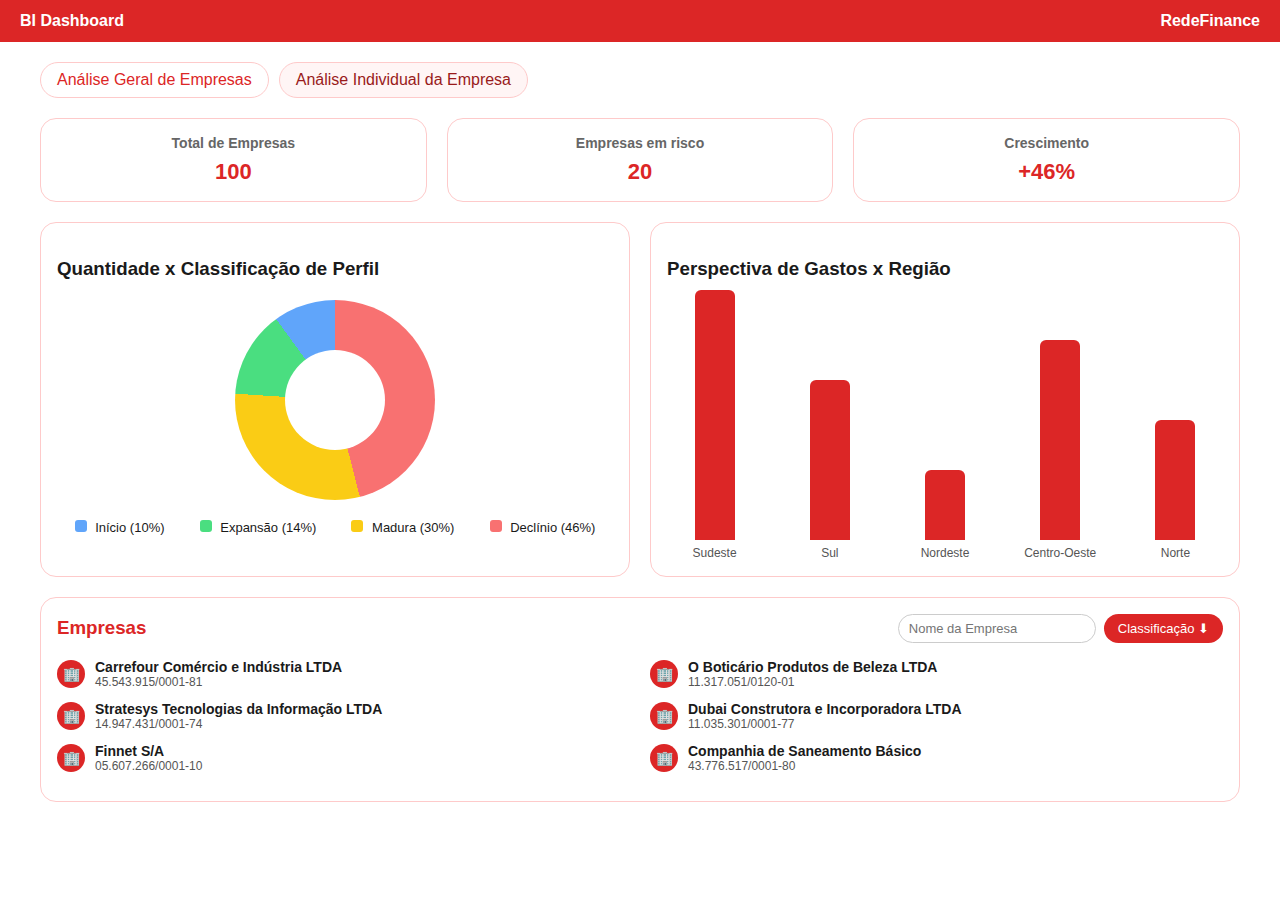
<file: index.html>
<!DOCTYPE html>
<html lang="pt-BR">
<head>
  <meta charset="UTF-8" />
  <meta name="viewport" content="width=device-width, initial-scale=1.0" />
  <title>BI Dashboard - Análise Geral</title>
  <link rel="stylesheet" href="index.css" />
</head>
<body>
  <div class="topbar">
    <div>BI Dashboard</div>
    <div>RedeFinance</div>
  </div>

  <div class="container">
    <div class="tabs">
      <a href="index.html" class="tab active">Análise Geral de Empresas</a>
      <a href="individual.html" class="tab">Análise Individual da Empresa</a>
    </div>

    <div class="kpis">
      <div class="kpi"><h3>Total de Empresas</h3><div class="value">100</div></div>
      <div class="kpi"><h3>Empresas em risco</h3><div class="value">20</div></div>
      <div class="kpi"><h3>Crescimento</h3><div class="value">+46%</div></div>
    </div>

    <div class="grid">
      <!-- Gráfico de Rosca -->
      <div class="box">
        <h3>Quantidade x Classificação de Perfil</h3>
        <div class="donut-chart"></div>
        <div class="legend">
          <span><span class="legend-box inicio"></span> Início (10%)</span>
          <span><span class="legend-box expansao"></span> Expansão (14%)</span>
          <span><span class="legend-box madura"></span> Madura (30%)</span>
          <span><span class="legend-box declinio"></span> Declínio (46%)</span>
        </div>
      </div>

      <!-- Gráfico de Barras -->
      <div class="box">
        <h3>Perspectiva de Gastos x Região</h3>
        <div class="bar-chart">
          <div class="bar-item"><div class="bar" style="height:250px"></div><span>Sudeste</span></div>
          <div class="bar-item"><div class="bar" style="height:160px"></div><span>Sul</span></div>
          <div class="bar-item"><div class="bar" style="height:70px"></div><span>Nordeste</span></div>
          <div class="bar-item"><div class="bar" style="height:200px"></div><span>Centro-Oeste</span></div>
          <div class="bar-item"><div class="bar" style="height:120px"></div><span>Norte</span></div>
        </div>
      </div>
    </div>

    <!-- Lista de Empresas -->
    <div class="box empresas-box">
      <div class="empresas-header">
        <h3>Empresas</h3>
        <div class="filtros">
          <input type="text" placeholder="Nome da Empresa" />
          <button>Classificação ⬇</button>
        </div>
      </div>
      <div class="empresas-grid">
        <div class="coluna">
          <div class="empresa-item">
            <div class="icon">🏢</div>
            <div>
              <strong>Carrefour Comércio e Indústria LTDA</strong>
              <div class="cnpj">45.543.915/0001-81</div>
            </div>
          </div>
          <div class="empresa-item">
            <div class="icon">🏢</div>
            <div>
              <strong>Stratesys Tecnologias da Informação LTDA</strong>
              <div class="cnpj">14.947.431/0001-74</div>
            </div>
          </div>
          <div class="empresa-item">
            <div class="icon">🏢</div>
            <div>
              <strong>Finnet S/A</strong>
              <div class="cnpj">05.607.266/0001-10</div>
            </div>
          </div>
        </div>
        <div class="coluna">
          <div class="empresa-item">
            <div class="icon">🏢</div>
            <div>
              <strong>O Boticário Produtos de Beleza LTDA</strong>
              <div class="cnpj">11.317.051/0120-01</div>
            </div>
          </div>
          <div class="empresa-item">
            <div class="icon">🏢</div>
            <div>
              <strong>Dubai Construtora e Incorporadora LTDA</strong>
              <div class="cnpj">11.035.301/0001-77</div>
            </div>
          </div>
          <div class="empresa-item">
            <div class="icon">🏢</div>
            <div>
              <strong>Companhia de Saneamento Básico</strong>
              <div class="cnpj">43.776.517/0001-80</div>
            </div>
          </div>
        </div>
      </div>
    </div>
    <!-- fim lista empresas -->

  </div>
</body>
</html>
</file>
<file: index.css>
body {
    margin: 0;
    font-family: Arial, sans-serif;
    background: #fff;
    color: #1a1a1a;
  }
  
  .topbar {
    background: #dc2626;
    color: #fff;
    padding: 12px 20px;
    display: flex;
    justify-content: space-between;
    align-items: center;
    font-weight: bold;
  }
  
  .container {
    max-width: 1200px;
    margin: 0 auto;
    padding: 20px;
  }
  
  .tabs {
    display: flex;
    gap: 10px;
    margin-bottom: 20px;
  }
  
  .tab {
    padding: 8px 16px;
    border: 1px solid #fecaca;
    border-radius: 9999px;
    cursor: pointer;
    background: #fff5f5;
    color: #991b1b;
    text-decoration: none;
  }
  
  .tab.active {
    background: #fff;
    color: #dc2626;
  }
  
  .kpis {
    display: flex;
    gap: 20px;
    flex-wrap: wrap;
    margin-bottom: 20px;
  }
  
  .kpi {
    flex: 1;
    min-width: 200px;
    border: 1px solid #fecaca;
    border-radius: 16px;
    padding: 16px;
    text-align: center;
  }
  
  .kpi h3 {
    margin: 0;
    font-size: 14px;
    color: #666;
  }
  
  .kpi .value {
    font-size: 22px;
    font-weight: bold;
    color: #dc2626;
    margin-top: 8px;
  }
  
  .grid {
    display: grid;
    grid-template-columns: 1fr 1fr;
    gap: 20px;
    margin-bottom: 20px;
  }
  
  .box {
    border: 1px solid #fecaca;
    border-radius: 16px;
    padding: 16px;
  }
  
  /* Donut Chart */
  .donut-chart {
    width: 200px;
    height: 200px;
    border-radius: 50%;
    margin: 20px auto;
    background: conic-gradient(
      #f87171 0% 46%,   /* Declínio */
      #facc15 46% 76%,  /* Madura */
      #4ade80 76% 90%,  /* Expansão */
      #60a5fa 90% 100%  /* Início */
    );
    position: relative;
  }
  
  .donut-chart::after {
    content: "";
    width: 100px;
    height: 100px;
    background: #fff;
    border-radius: 50%;
    position: absolute;
    top: 50%;
    left: 50%;
    transform: translate(-50%, -50%);
  }
  
  .legend {
    display: flex;
    justify-content: space-around;
    margin-top: 10px;
    font-size: 13px;
  }
  
  .legend-box {
    display: inline-block;
    width: 12px;
    height: 12px;
    margin-right: 5px;
    border-radius: 3px;
  }
  
  .inicio { background: #60a5fa; }
  .expansao { background: #4ade80; }
  .madura { background: #facc15; }
  .declinio { background: #f87171; }
  
  /* Bar Chart */
  .bar-chart {
    display: flex;
    align-items: flex-end;
    gap: 20px;
    height: 260px;
    margin-top: 20px;
  }
  
  .bar-item {
    text-align: center;
    flex: 1;
  }
  
  .bar {
    width: 40px;
    background: #dc2626;
    margin: 0 auto;
    border-radius: 6px 6px 0 0;
  }
  
  .bar-item span {
    margin-top: 6px;
    display: block;
    font-size: 12px;
    color: #555;
  }
  
  /* Empresas */
  .empresas-box {
    margin-top: 20px;
  }
  
  .empresas-header {
    display: flex;
    justify-content: space-between;
    align-items: center;
    margin-bottom: 16px;
  }
  
  .empresas-header h3 {
    margin: 0;
    color: #dc2626;
  }
  
  .filtros {
    display: flex;
    gap: 8px;
  }
  
  .filtros input {
    padding: 6px 10px;
    border: 1px solid #ccc;
    border-radius: 20px;
    font-size: 13px;
  }
  
  .filtros button {
    background: #dc2626;
    border: none;
    color: #fff;
    padding: 6px 14px;
    border-radius: 20px;
    cursor: pointer;
    font-size: 13px;
  }
  
  .empresas-grid {
    display: grid;
    grid-template-columns: 1fr 1fr;
    gap: 20px;
  }
  
  .empresa-item {
    display: flex;
    gap: 10px;
    align-items: center;
    margin-bottom: 12px;
  }
  
  .icon {
    width: 28px;
    height: 28px;
    background: #dc2626;
    color: #fff;
    display: flex;
    align-items: center;
    justify-content: center;
    border-radius: 50%;
    font-size: 14px;
  }
  
  .empresa-item strong {
    font-size: 14px;
    display: block;
  }
  
  .cnpj {
    font-size: 12px;
    color: #555;
  }
  
  footer {
    text-align: center;
    font-size: 12px;
    color: #999;
    padding: 20px;
  }
</file>
